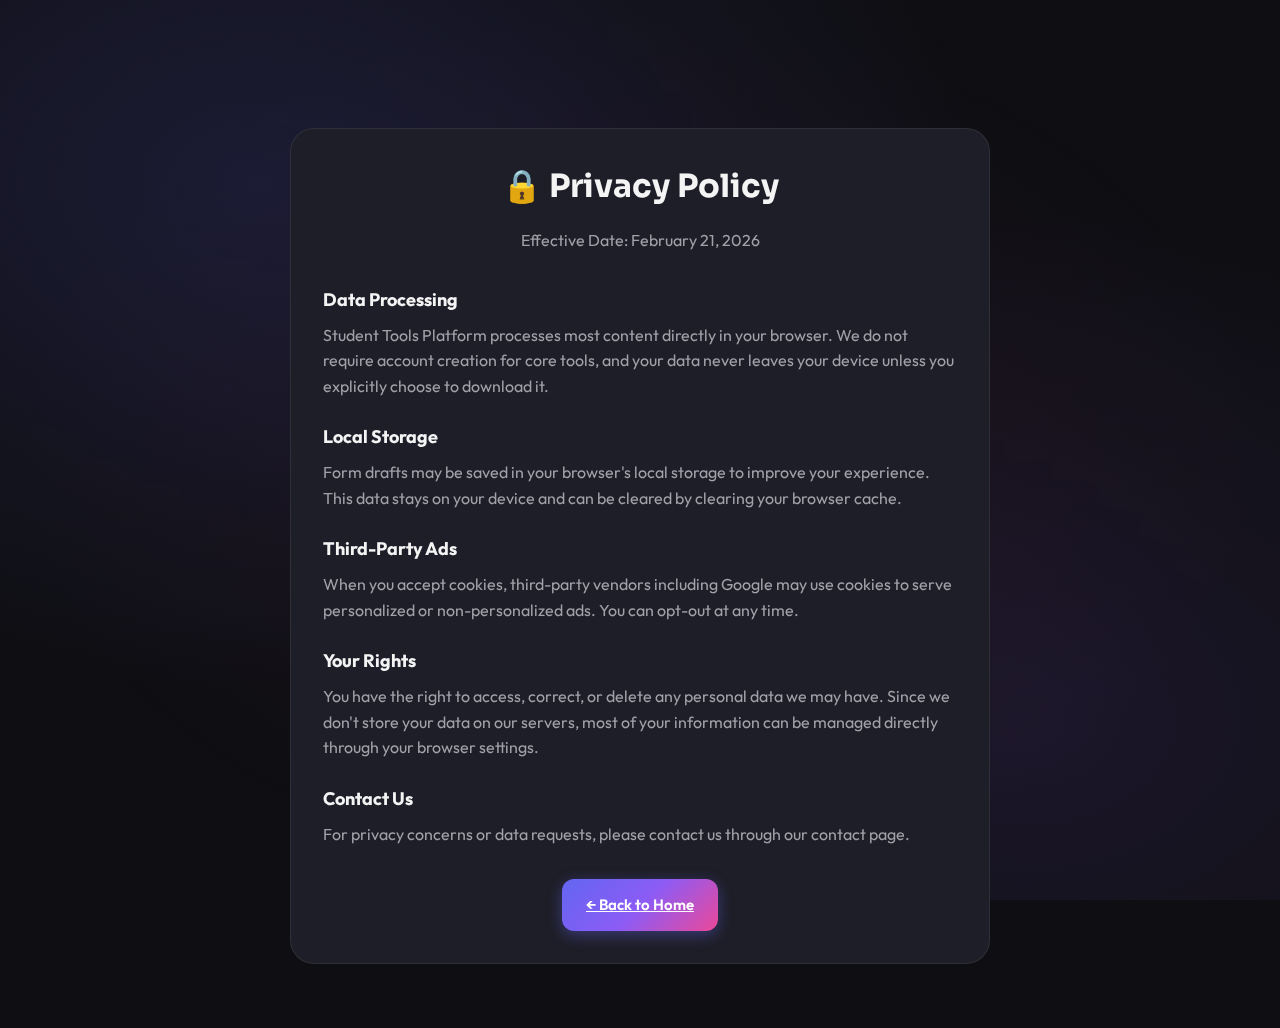
<file: privacy-policy.html>
﻿<!DOCTYPE html>
<html lang="en">
<head>
  <meta charset="UTF-8" />
  <meta name="viewport" content="width=device-width, initial-scale=1.0" />
  <title>Privacy Policy | Student Tools Platform</title>
  <meta name="description" content="Privacy policy for Student Tools Platform - how we protect your data." />
  <link rel="stylesheet" href="styles.css" />
</head>
<body>
  <main class="container" style="padding: 8rem 1rem 4rem;">
    <div class="panel" style="max-width: 700px; margin: 0 auto;">
      <h1 style="font-family: 'Sora', sans-serif; font-size: 2rem; margin-bottom: 1rem; text-align: center;">🔒 Privacy Policy</h1>
      <p style="color: var(--text-secondary); text-align: center; margin-bottom: 2rem;">Effective Date: February 21, 2026</p>
      
      <div style="margin-bottom: 1.5rem;">
        <h2 style="font-size: 1.125rem; margin-bottom: 0.5rem;">Data Processing</h2>
        <p style="color: var(--text-secondary);">Student Tools Platform processes most content directly in your browser. We do not require account creation for core tools, and your data never leaves your device unless you explicitly choose to download it.</p>
      </div>
      
      <div style="margin-bottom: 1.5rem;">
        <h2 style="font-size: 1.125rem; margin-bottom: 0.5rem;">Local Storage</h2>
        <p style="color: var(--text-secondary);">Form drafts may be saved in your browser's local storage to improve your experience. This data stays on your device and can be cleared by clearing your browser cache.</p>
      </div>
      
      <div style="margin-bottom: 1.5rem;">
        <h2 style="font-size: 1.125rem; margin-bottom: 0.5rem;">Third-Party Ads</h2>
        <p style="color: var(--text-secondary);">When you accept cookies, third-party vendors including Google may use cookies to serve personalized or non-personalized ads. You can opt-out at any time.</p>
      </div>
      
      <div style="margin-bottom: 1.5rem;">
        <h2 style="font-size: 1.125rem; margin-bottom: 0.5rem;">Your Rights</h2>
        <p style="color: var(--text-secondary);">You have the right to access, correct, or delete any personal data we may have. Since we don't store your data on our servers, most of your information can be managed directly through your browser settings.</p>
      </div>
      
      <div style="margin-bottom: 2rem;">
        <h2 style="font-size: 1.125rem; margin-bottom: 0.5rem;">Contact Us</h2>
        <p style="color: var(--text-secondary);">For privacy concerns or data requests, please contact us through our contact page.</p>
      </div>
      
      <p style="text-align: center;">
        <a href="index.html" class="btn btn-primary">← Back to Home</a>
      </p>
    </div>
  </main>
</body>
</html>
</file>
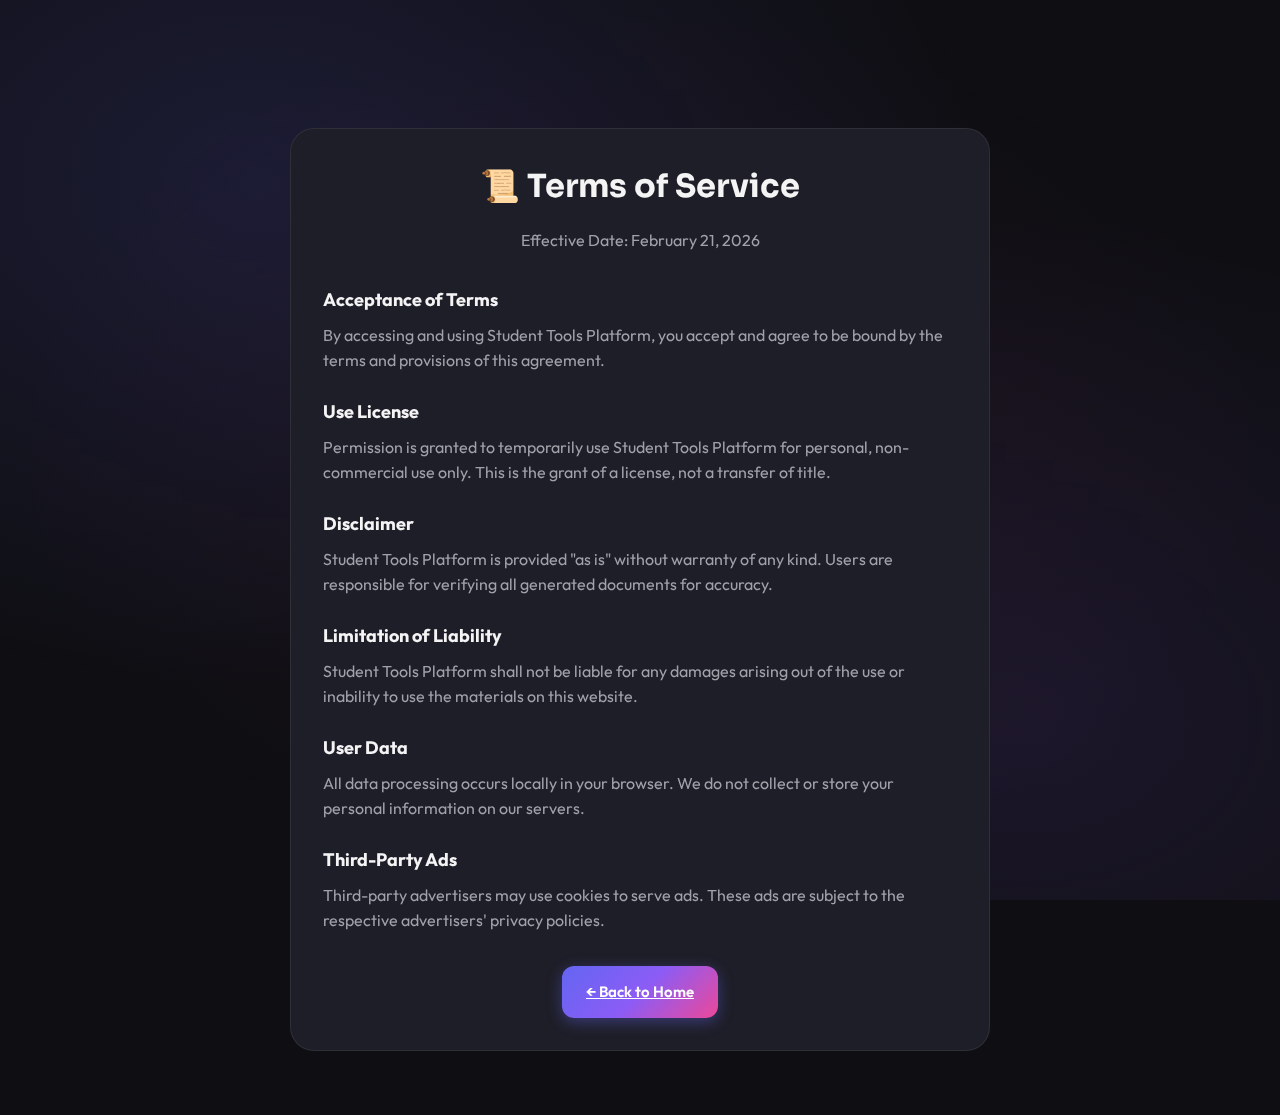
<file: terms.html>
<!DOCTYPE html>
<html lang="en">
<head>
  <meta charset="UTF-8" />
  <meta name="viewport" content="width=device-width, initial-scale=1.0" />
  <title>Terms of Service | Student Tools Platform</title>
  <meta name="description" content="Terms of service for Student Tools Platform." />
  <link rel="stylesheet" href="styles.css" />
</head>
<body>
  <main class="container" style="padding: 8rem 1rem 4rem;">
    <div class="panel" style="max-width: 700px; margin: 0 auto;">
      <h1 style="font-family: 'Sora', sans-serif; font-size: 2rem; margin-bottom: 1rem; text-align: center;">📜 Terms of Service</h1>
      <p style="color: var(--text-secondary); text-align: center; margin-bottom: 2rem;">Effective Date: February 21, 2026</p>
      
      <div style="margin-bottom: 1.5rem;">
        <h2 style="font-size: 1.125rem; margin-bottom: 0.5rem;">Acceptance of Terms</h2>
        <p style="color: var(--text-secondary);">By accessing and using Student Tools Platform, you accept and agree to be bound by the terms and provisions of this agreement.</p>
      </div>
      
      <div style="margin-bottom: 1.5rem;">
        <h2 style="font-size: 1.125rem; margin-bottom: 0.5rem;">Use License</h2>
        <p style="color: var(--text-secondary);">Permission is granted to temporarily use Student Tools Platform for personal, non-commercial use only. This is the grant of a license, not a transfer of title.</p>
      </div>
      
      <div style="margin-bottom: 1.5rem;">
        <h2 style="font-size: 1.125rem; margin-bottom: 0.5rem;">Disclaimer</h2>
        <p style="color: var(--text-secondary);">Student Tools Platform is provided "as is" without warranty of any kind. Users are responsible for verifying all generated documents for accuracy.</p>
      </div>
      
      <div style="margin-bottom: 1.5rem;">
        <h2 style="font-size: 1.125rem; margin-bottom: 0.5rem;">Limitation of Liability</h2>
        <p style="color: var(--text-secondary);">Student Tools Platform shall not be liable for any damages arising out of the use or inability to use the materials on this website.</p>
      </div>
      
      <div style="margin-bottom: 1.5rem;">
        <h2 style="font-size: 1.125rem; margin-bottom: 0.5rem;">User Data</h2>
        <p style="color: var(--text-secondary);">All data processing occurs locally in your browser. We do not collect or store your personal information on our servers.</p>
      </div>
      
      <div style="margin-bottom: 2rem;">
        <h2 style="font-size: 1.125rem; margin-bottom: 0.5rem;">Third-Party Ads</h2>
        <p style="color: var(--text-secondary);">Third-party advertisers may use cookies to serve ads. These ads are subject to the respective advertisers' privacy policies.</p>
      </div>
      
      <p style="text-align: center;">
        <a href="index.html" class="btn btn-primary">← Back to Home</a>
      </p>
    </div>
  </main>
</body>
</html>
</file>
<file: styles.css>
﻿/* ========================================
   STUDENT TOOLS PLATFORM - PREMIUM DESIGN
   Modern, Aesthetic & Cool UI/UX
   ======================================== */

@import url('https://fonts.googleapis.com/css2?family=Outfit:wght@300;400;500;600;700;800&family=Sora:wght@400;500;600;700;800&display=swap');

:root {
  /* Premium Color Palette */
  --bg-primary: #0f0f13;
  --bg-secondary: #18181f;
  --bg-card: #1e1e28;
  --bg-card-hover: #262630;
  --accent-primary: #6366f1;
  --accent-secondary: #8b5cf6;
  --accent-gradient: linear-gradient(135deg, #6366f1 0%, #8b5cf6 50%, #ec4899 100%);
  --accent-glow: rgba(99, 102, 241, 0.4);
  --text-primary: #f4f4f5;
  --text-secondary: #a1a1aa;
  --text-muted: #71717a;
  --border-subtle: rgba(255, 255, 255, 0.08);
  --border-accent: rgba(99, 102, 241, 0.3);
  --success: #10b981;
  --error: #ef4444;
  --glass-bg: rgba(30, 30, 40, 0.7);
  --shadow-premium: 0 25px 50px -12px rgba(0, 0, 0, 0.5);
  --shadow-glow: 0 0 40px var(--accent-glow);
}

/* Reset & Base */
*, *::before, *::after {
  box-sizing: border-box;
  margin: 0;
  padding: 0;
}

html {
  scroll-behavior: smooth;
}

body {
  font-family: 'Outfit', sans-serif;
  background: var(--bg-primary);
  color: var(--text-primary);
  min-height: 100vh;
  line-height: 1.6;
  overflow-x: hidden;
}

/* Animated Background */
body::before {
  content: '';
  position: fixed;
  top: 0;
  left: 0;
  width: 100%;
  height: 100%;
  background: 
    radial-gradient(ellipse at 20% 20%, rgba(99, 102, 241, 0.15) 0%, transparent 50%),
    radial-gradient(ellipse at 80% 80%, rgba(139, 92, 246, 0.1) 0%, transparent 50%),
    radial-gradient(ellipse at 50% 50%, rgba(236, 72, 153, 0.05) 0%, transparent 70%);
  pointer-events: none;
  z-index: -1;
}

.container {
  width: min(1200px, 94vw);
  margin: 0 auto;
  padding: 0 1rem;
}

/* ========================================
   HEADER - Glassmorphism Navigation
   ======================================== */
.site-header {
  position: fixed;
  top: 0;
  left: 0;
  right: 0;
  z-index: 1000;
  background: var(--glass-bg);
  backdrop-filter: blur(20px);
  border-bottom: 1px solid var(--border-subtle);
  padding: 0.75rem 0;
}

.nav-wrap {
  display: flex;
  align-items: center;
  justify-content: space-between;
  gap: 2rem;
}

.brand {
  display: flex;
  align-items: center;
  gap: 0.875rem;
  text-decoration: none;
  color: var(--text-primary);
}

.brand-badge {
  width: 48px;
  height: 48px;
  border-radius: 14px;
  background: var(--accent-gradient);
  display: flex;
  align-items: center;
  justify-content: center;
  font-family: 'Sora', sans-serif;
  font-weight: 800;
  font-size: 1rem;
  color: white;
  box-shadow: var(--shadow-glow);
}

.brand-text h1 {
  font-family: 'Sora', sans-serif;
  font-size: 1.125rem;
  font-weight: 700;
  background: linear-gradient(135deg, #f4f4f5 0%, #a1a1aa 100%);
  -webkit-background-clip: text;
  -webkit-text-fill-color: transparent;
  background-clip: text;
}

.brand-text p {
  font-size: 0.75rem;
  color: var(--text-muted);
  letter-spacing: 0.02em;
}

.quick-nav {
  display: flex;
  align-items: center;
  gap: 0.5rem;
  flex-wrap: wrap;
}

.quick-nav a {
  color: var(--text-secondary);
  text-decoration: none;
  font-size: 0.8125rem;
  font-weight: 500;
  padding: 0.5rem 0.875rem;
  border-radius: 10px;
  transition: all 0.25s ease;
  position: relative;
}

.quick-nav a:hover {
  color: var(--text-primary);
  background: var(--bg-card);
}

.quick-nav a::after {
  content: '';
  position: absolute;
  bottom: 0;
  left: 50%;
  width: 0;
  height: 2px;
  background: var(--accent-gradient);
  transform: translateX(-50%);
  transition: width 0.25s ease;
  border-radius: 2px;
}

.quick-nav a:hover::after {
  width: 60%;
}

.menu-btn {
  display: none;
  background: var(--bg-card);
  border: 1px solid var(--border-subtle);
  color: var(--text-primary);
  padding: 0.625rem 1rem;
  border-radius: 10px;
  font-family: inherit;
  font-size: 0.875rem;
  font-weight: 500;
  cursor: pointer;
  transition: all 0.2s ease;
}

.menu-btn:hover {
  background: var(--bg-card-hover);
  border-color: var(--border-accent);
}

/* Mobile Menu */
.mobile-menu {
  display: none;
  position: absolute;
  top: 100%;
  left: 0;
  right: 0;
  background: var(--bg-secondary);
  border-bottom: 1px solid var(--border-subtle);
  padding: 1rem;
  flex-direction: column;
  gap: 0.5rem;
}

.mobile-menu a {
  color: var(--text-secondary);
  text-decoration: none;
  padding: 0.875rem 1rem;
  border-radius: 10px;
  font-weight: 500;
  transition: all 0.2s ease;
}

.mobile-menu a:hover {
  background: var(--bg-card);
  color: var(--text-primary);
}

/* ========================================
   HERO SECTION
   ======================================== */
.hero {
  padding: 8rem 0 4rem;
  position: relative;
}

.hero-grid {
  display: grid;
  grid-template-columns: 1.4fr 1fr;
  gap: 3rem;
  align-items: center;
}

.hero-left {
  position: relative;
}

.eyebrow {
  display: inline-flex;
  align-items: center;
  gap: 0.5rem;
  font-size: 0.75rem;
  font-weight: 600;
  text-transform: uppercase;
  letter-spacing: 0.1em;
  color: var(--accent-primary);
  margin-bottom: 1rem;
  padding: 0.5rem 1rem;
  background: rgba(99, 102, 241, 0.1);
  border: 1px solid rgba(99, 102, 241, 0.2);
  border-radius: 100px;
}

.eyebrow::before {
  content: '⚡';
}

.hero h2 {
  font-family: 'Sora', sans-serif;
  font-size: clamp(2rem, 4vw, 3rem);
  font-weight: 800;
  line-height: 1.15;
  margin-bottom: 1.25rem;
  background: linear-gradient(135deg, #ffffff 0%, #e4e4e7 50%, #a1a1aa 100%);
  -webkit-background-clip: text;
  -webkit-text-fill-color: transparent;
  background-clip: text;
}

.hero-copy {
  color: var(--text-secondary);
  font-size: 1.0625rem;
  max-width: 52ch;
  margin-bottom: 1.75rem;
}

.hero-actions {
  display: flex;
  gap: 1rem;
  flex-wrap: wrap;
  margin-bottom: 2.5rem;
}

.cta {
  display: inline-flex;
  align-items: center;
  gap: 0.5rem;
  padding: 0.875rem 1.75rem;
  border-radius: 12px;
  font-weight: 600;
  font-size: 0.9375rem;
  text-decoration: none;
  transition: all 0.3s ease;
}

.cta-primary {
  background: var(--accent-gradient);
  color: white;
  box-shadow: 0 4px 20px var(--accent-glow);
}

.cta-primary:hover {
  transform: translateY(-2px);
  box-shadow: 0 8px 30px var(--accent-glow);
}

.cta-ghost {
  background: transparent;
  color: var(--text-primary);
  border: 1px solid var(--border-subtle);
}

.cta-ghost:hover {
  background: var(--bg-card);
  border-color: var(--border-accent);
}

.stats-row {
  display: flex;
  gap: 1.5rem;
  flex-wrap: wrap;
}

.stat-item {
  display: flex;
  flex-direction: column;
}

.stat-item strong {
  font-family: 'Sora', sans-serif;
  font-size: 1.5rem;
  font-weight: 700;
  background: var(--accent-gradient);
  -webkit-background-clip: text;
  -webkit-text-fill-color: transparent;
  background-clip: text;
}

.stat-item span {
  font-size: 0.8125rem;
  color: var(--text-muted);
}

/* Hero Card */
.hero-card {
  background: var(--bg-card);
  border: 1px solid var(--border-subtle);
  border-radius: 24px;
  padding: 1.75rem;
  position: relative;
  overflow: hidden;
}

.hero-card::before {
  content: '';
  position: absolute;
  top: 0;
  left: 0;
  right: 0;
  height: 3px;
  background: var(--accent-gradient);
}

.hero-card h3 {
  font-family: 'Sora', sans-serif;
  font-size: 1.125rem;
  margin-bottom: 0.75rem;
  display: flex;
  align-items: center;
  gap: 0.5rem;
}

.hero-card h3::before {
  content: '💰';
}

.hero-card > p {
  color: var(--text-secondary);
  font-size: 0.9375rem;
  margin-bottom: 1rem;
}

.hero-card ul {
  list-style: none;
  margin-bottom: 1rem;
}

.hero-card li {
  color: var(--text-secondary);
  font-size: 0.875rem;
  padding: 0.375rem 0;
  display: flex;
  align-items: center;
  gap: 0.5rem;
}

.hero-card li::before {
  content: '✓';
  color: var(--success);
  font-weight: 700;
}

.tiny-note {
  font-size: 0.75rem;
  color: var(--text-muted);
  padding: 0.625rem;
  background: rgba(99, 102, 241, 0.1);
  border-radius: 8px;
}

/* ========================================
   AD ZONES
   ======================================== */
.ad-zone {
  margin-bottom: 2rem;
}

.ad-card {
  background: var(--bg-card);
  border: 1px dashed var(--border-subtle);
  border-radius: 16px;
  padding: 1rem;
  text-align: center;
}

.ad-label {
  font-size: 0.6875rem;
  text-transform: uppercase;
  letter-spacing: 0.1em;
  color: var(--text-muted);
  margin-bottom: 0.5rem;
}

/* ========================================
   HOW IT WORKS
   ======================================== */
.how-it-works {
  padding: 2rem 0;
}

.panel {
  background: var(--bg-card);
  border: 1px solid var(--border-subtle);
  border-radius: 24px;
  padding: 2rem;
  margin-bottom: 2rem;
}

.panel h3 {
  font-family: 'Sora', sans-serif;
  font-size: 1.375rem;
  margin-bottom: 1.5rem;
  text-align: center;
}

.steps-grid {
  display: grid;
  grid-template-columns: repeat(3, 1fr);
  gap: 1.5rem;
}

.step-card {
  background: var(--bg-secondary);
  border: 1px solid var(--border-subtle);
  border-radius: 16px;
  padding: 1.5rem;
  text-align: center;
  transition: all 0.3s ease;
  position: relative;
}

.step-card:hover {
  transform: translateY(-4px);
  border-color: var(--border-accent);
  box-shadow: var(--shadow-glow);
}

.step-number {
  width: 40px;
  height: 40px;
  border-radius: 12px;
  background: var(--accent-gradient);
  display: flex;
  align-items: center;
  justify-content: center;
  font-family: 'Sora', sans-serif;
  font-weight: 700;
  font-size: 1rem;
  color: white;
  margin: 0 auto 1rem;
}

.step-card h4 {
  font-family: 'Sora', sans-serif;
  font-size: 1rem;
  margin-bottom: 0.5rem;
}

.step-card p {
  color: var(--text-secondary);
  font-size: 0.875rem;
}

/* ========================================
   TOOLS SECTION
   ======================================== */
.tools-section {
  padding: 3rem 0;
}

.section-header {
  text-align: center;
  margin-bottom: 3rem;
}

.section-header h3 {
  font-family: 'Sora', sans-serif;
  font-size: 2rem;
  font-weight: 700;
  margin-bottom: 0.5rem;
}

.section-header p {
  color: var(--text-secondary);
  font-size: 1rem;
}

.tools-grid {
  display: grid;
  grid-template-columns: repeat(2, 1fr);
  gap: 1.5rem;
}

.tool-card {
  background: var(--bg-card);
  border: 1px solid var(--border-subtle);
  border-radius: 20px;
  padding: 1.75rem;
  transition: all 0.3s ease;
  position: relative;
  overflow: hidden;
}

.tool-card::before {
  content: '';
  position: absolute;
  top: 0;
  left: 0;
  width: 100%;
  height: 3px;
  background: var(--accent-gradient);
  opacity: 0;
  transition: opacity 0.3s ease;
}

.tool-card:hover {
  transform: translateY(-4px);
  border-color: var(--border-accent);
  box-shadow: var(--shadow-glow);
}

.tool-card:hover::before {
  opacity: 1;
}

.tool-card h3 {
  font-family: 'Sora', sans-serif;
  font-size: 1.25rem;
  font-weight: 600;
  margin-bottom: 0.5rem;
  display: flex;
  align-items: center;
  gap: 0.625rem;
}

.tool-card > p {
  color: var(--text-secondary);
  font-size: 0.9375rem;
  margin-bottom: 1.25rem;
}

/* Tool Icons */
#pdf-converter h3::before { content: '📄'; }
#resume-builder h3::before { content: '📝'; }
#notes-to-pdf h3::before { content: '📚'; }
#attendance-calculator h3::before { content: '📊'; }
#cgpa-calculator h3::before { content: '🎯'; }
#assignment-formatter h3::before { content: '📋'; }

/* Form Elements */
.tool-form {
  display: flex;
  flex-direction: column;
  gap: 0.875rem;
}

input, textarea, select {
  width: 100%;
  background: var(--bg-secondary);
  border: 1px solid var(--border-subtle);
  border-radius: 12px;
  padding: 0.875rem 1rem;
  font-family: inherit;
  font-size: 0.9375rem;
  color: var(--text-primary);
  transition: all 0.2s ease;
}

input::placeholder, textarea::placeholder {
  color: var(--text-muted);
}

input:focus, textarea:focus, select:focus {
  outline: none;
  border-color: var(--accent-primary);
  box-shadow: 0 0 0 3px rgba(99, 102, 241, 0.15);
}

textarea {
  resize: vertical;
  min-height: 100px;
}

select {
  cursor: pointer;
  appearance: none;
  background-image: url("data:image/svg+xml,%3Csvg xmlns='http://www.w3.org/2000/svg' width='24' height='24' viewBox='0 0 24 24' fill='none' stroke='%2371717a' stroke-width='2'%3E%3Cpath d='m6 9 6 6 6-6'/%3E%3C/svg%3E");
  background-repeat: no-repeat;
  background-position: right 0.75rem center;
  background-size: 1rem;
}

.inline-fields {
  display: grid;
  grid-template-columns: 1fr 1fr;
  gap: 0.75rem;
}

.inline-fields label {
  font-size: 0.8125rem;
  color: var(--text-muted);
  margin-bottom: 0.25rem;
  display: block;
}

/* Buttons */
.btn {
  display: inline-flex;
  align-items: center;
  justify-content: center;
  gap: 0.5rem;
  padding: 0.875rem 1.5rem;
  border: none;
  border-radius: 12px;
  font-family: inherit;
  font-size: 0.9375rem;
  font-weight: 600;
  cursor: pointer;
  transition: all 0.25s ease;
}

.btn-primary {
  background: var(--accent-gradient);
  color: white;
  box-shadow: 0 4px 15px var(--accent-glow);
}

.btn-primary:hover {
  transform: translateY(-2px);
  box-shadow: 0 6px 25px var(--accent-glow);
}

.btn-ghost {
  background: transparent;
  color: var(--text-primary);
  border: 1px solid var(--border-subtle);
}

.btn-ghost:hover {
  background: var(--bg-secondary);
  border-color: var(--border-accent);
}

.btn-small {
  padding: 0.625rem 1rem;
  font-size: 0.8125rem;
  border-radius: 10px;
}

/* Status Messages */
.status {
  font-size: 0.875rem;
  padding: 0.75rem;
  border-radius: 10px;
  margin-top: 0.5rem;
  min-height: 44px;
}

.status-success {
  background: rgba(16, 185, 129, 0.1);
  color: var(--success);
  border: 1px solid rgba(16, 185, 129, 0.2);
}

.status-error {
  background: rgba(239, 68, 68, 0.1);
  color: var(--error);
  border: 1px solid rgba(239, 68, 68, 0.2);
}

/* ========================================
   SIDE AD & SIDEBAR
   ======================================== */
.side-ad-wrap {
  display: grid;
  grid-template-columns: 1fr 300px;
  gap: 1.5rem;
  margin: 2rem 0;
}

.sidebar-ad {
  position: sticky;
  top: 100px;
  height: fit-content;
}

/* ========================================
   FAQ SECTION
   ======================================== */
.faq {
  max-width: 800px;
  margin: 0 auto;
}

.faq details {
  background: var(--bg-secondary);
  border: 1px solid var(--border-subtle);
  border-radius: 14px;
  margin-bottom: 0.75rem;
  overflow: hidden;
  transition: all 0.2s ease;
}

.faq details[open] {
  border-color: var(--border-accent);
}

.faq summary {
  padding: 1rem 1.25rem;
  font-weight: 600;
  cursor: pointer;
  list-style: none;
  display: flex;
  align-items: center;
  justify-content: space-between;
  transition: background 0.2s ease;
}

.faq summary::-webkit-details-marker {
  display: none;
}

.faq summary::after {
  content: '+';
  font-size: 1.25rem;
  color: var(--accent-primary);
  transition: transform 0.2s ease;
}

.faq details[open] summary::after {
  transform: rotate(45deg);
}

.faq summary:hover {
  background: var(--bg-card-hover);
}

.faq p {
  padding: 0 1.25rem 1.25rem;
  color: var(--text-secondary);
  font-size: 0.9375rem;
  line-height: 1.7;
}

/* ========================================
   FOOTER
   ======================================== */
.site-footer {
  background: var(--bg-secondary);
  border-top: 1px solid var(--border-subtle);
  padding: 3rem 0 1.5rem;
  margin-top: 4rem;
}

.footer-grid {
  display: grid;
  grid-template-columns: 1fr 1fr;
  gap: 3rem;
  align-items: start;
  margin-bottom: 2rem;
}

.footer-brand h4 {
  font-family: 'Sora', sans-serif;
  font-size: 1.125rem;
  margin-bottom: 0.5rem;
}

.footer-brand > p {
  color: var(--text-secondary);
  font-size: 0.9375rem;
  margin-bottom: 1rem;
}

.footer-links {
  display: flex;
  gap: 1.5rem;
  flex-wrap: wrap;
}

.footer-links a {
  color: var(--text-muted);
  text-decoration: none;
  font-size: 0.875rem;
  transition: color 0.2s ease;
}

.footer-links a:hover {
  color: var(--accent-primary);
}

.footer-ad {
  justify-self: end;
}

.copyright {
  text-align: center;
  color: var(--text-muted);
  font-size: 0.8125rem;
  padding-top: 1.5rem;
  border-top: 1px solid var(--border-subtle);
}

/* ========================================
   CONSENT BAR
   ======================================== */
.consent-bar {
  position: fixed;
  bottom: 1.5rem;
  left: 50%;
  transform: translateX(-50%);
  width: min(600px, 94vw);
  background: var(--bg-card);
  border: 1px solid var(--border-subtle);
  border-radius: 16px;
  padding: 1rem 1.25rem;
  display: flex;
  align-items: center;
  justify-content: space-between;
  gap: 1rem;
  box-shadow: var(--shadow-premium);
  z-index: 1000;
  animation: slideUp 0.4s ease;
}

@keyframes slideUp {
  from {
    opacity: 0;
    transform: translateX(-50%) translateY(20px);
  }
  to {
    opacity: 1;
    transform: translateX(-50%) translateY(0);
  }
}

.consent-bar p {
  font-size: 0.875rem;
  color: var(--text-secondary);
  flex: 1;
}

.consent-actions {
  display: flex;
  gap: 0.5rem;
  flex-shrink: 0;
}

/* PWA Banner */
.pwa-banner {
  position: fixed;
  bottom: 6rem;
  left: 50%;
  transform: translateX(-50%);
  width: min(500px, 94vw);
  background: var(--bg-card);
  border: 1px solid var(--border-accent);
  border-radius: 14px;
  padding: 1rem;
  display: flex;
  align-items: center;
  gap: 0.875rem;
  box-shadow: var(--shadow-glow);
  z-index: 999;
  animation: slideUp 0.4s ease;
}

.pwa-icon {
  font-size: 2rem;
}

.pwa-text {
  flex: 1;
}

.pwa-text strong {
  display: block;
  font-size: 0.9375rem;
  margin-bottom: 0.125rem;
}

.pwa-text span {
  font-size: 0.8125rem;
  color: var(--text-muted);
}

.pwa-actions {
  display: flex;
  gap: 0.5rem;
}

.pwa-dismiss {
  background: none;
  border: none;
  color: var(--text-muted);
  font-size: 1.125rem;
  cursor: pointer;
  padding: 0.25rem;
  border-radius: 6px;
  transition: all 0.2s ease;
}

.pwa-dismiss:hover {
  background: var(--bg-secondary);
  color: var(--text-primary);
}

/* Update Banner */
.update-banner {
  position: fixed;
  bottom: 6rem;
  left: 50%;
  transform: translateX(-50%);
  width: min(500px, 94vw);
  background: linear-gradient(135deg, rgba(99, 102, 241, 0.15) 0%, rgba(139, 92, 246, 0.15) 100%);
  border: 1px solid var(--border-accent);
  border-radius: 14px;
  padding: 1rem;
  display: none;
  align-items: center;
  justify-content: space-between;
  gap: 0.875rem;
  box-shadow: var(--shadow-glow);
  z-index: 999;
  animation: slideUp 0.4s ease;
}

.update-banner span {
  font-size: 0.9375rem;
  color: var(--text-primary);
  flex: 1;
}

.update-actions {
  display: flex;
  gap: 0.5rem;
  flex-shrink: 0;
}

/* ========================================
   ANIMATIONS
   ======================================== */
.reveal {
  opacity: 0;
  transform: translateY(20px);
  animation: revealUp 0.6s ease forwards;
}

.delay-1 { animation-delay: 0.1s; }
.delay-2 { animation-delay: 0.2s; }
.delay-3 { animation-delay: 0.3s; }

@keyframes revealUp {
  to {
    opacity: 1;
    transform: translateY(0);
  }
}

/* ========================================
   RESPONSIVE DESIGN
   ======================================== */
@media (max-width: 1024px) {
  .hero-grid {
    grid-template-columns: 1fr;
    gap: 2rem;
  }
  
  .tools-grid {
    grid-template-columns: 1fr;
  }
  
  .side-ad-wrap {
    grid-template-columns: 1fr;
  }
  
  .footer-grid {
    grid-template-columns: 1fr;
    gap: 2rem;
  }
  
  .steps-grid {
    grid-template-columns: 1fr;
  }
  
  .quick-nav {
    display: none;
  }
  
  .menu-btn {
    display: block;
  }
  
  .mobile-menu.active {
    display: flex;
  }
}

@media (max-width: 640px) {
  .hero {
    padding-top: 6rem;
  }
  
  .hero h2 {
    font-size: 1.75rem;
  }
  
  .stats-row {
    flex-direction: column;
    gap: 1rem;
  }
  
  .inline-fields {
    grid-template-columns: 1fr;
  }
  
  .hero-actions {
    flex-direction: column;
  }
  
  .cta {
    width: 100%;
    justify-content: center;
  }
  
  .consent-bar {
    flex-direction: column;
    text-align: center;
  }
  
  .pwa-banner {
    flex-direction: column;
    text-align: center;
  }
  
  .pwa-actions {
    width: 100%;
    justify-content: center;
  }
}

/* ========================================
   UTILITY CLASSES
   ======================================== */
.hidden {
  display: none !important;
}

.text-center {
  text-align: center;
}

.mt-1 { margin-top: 0.5rem; }
.mt-2 { margin-top: 1rem; }
.mt-3 { margin-top: 1.5rem; }
.mb-1 { margin-bottom: 0.5rem; }
.mb-2 { margin-bottom: 1rem; }
.mb-3 { margin-bottom: 1.5rem; }
</file>
